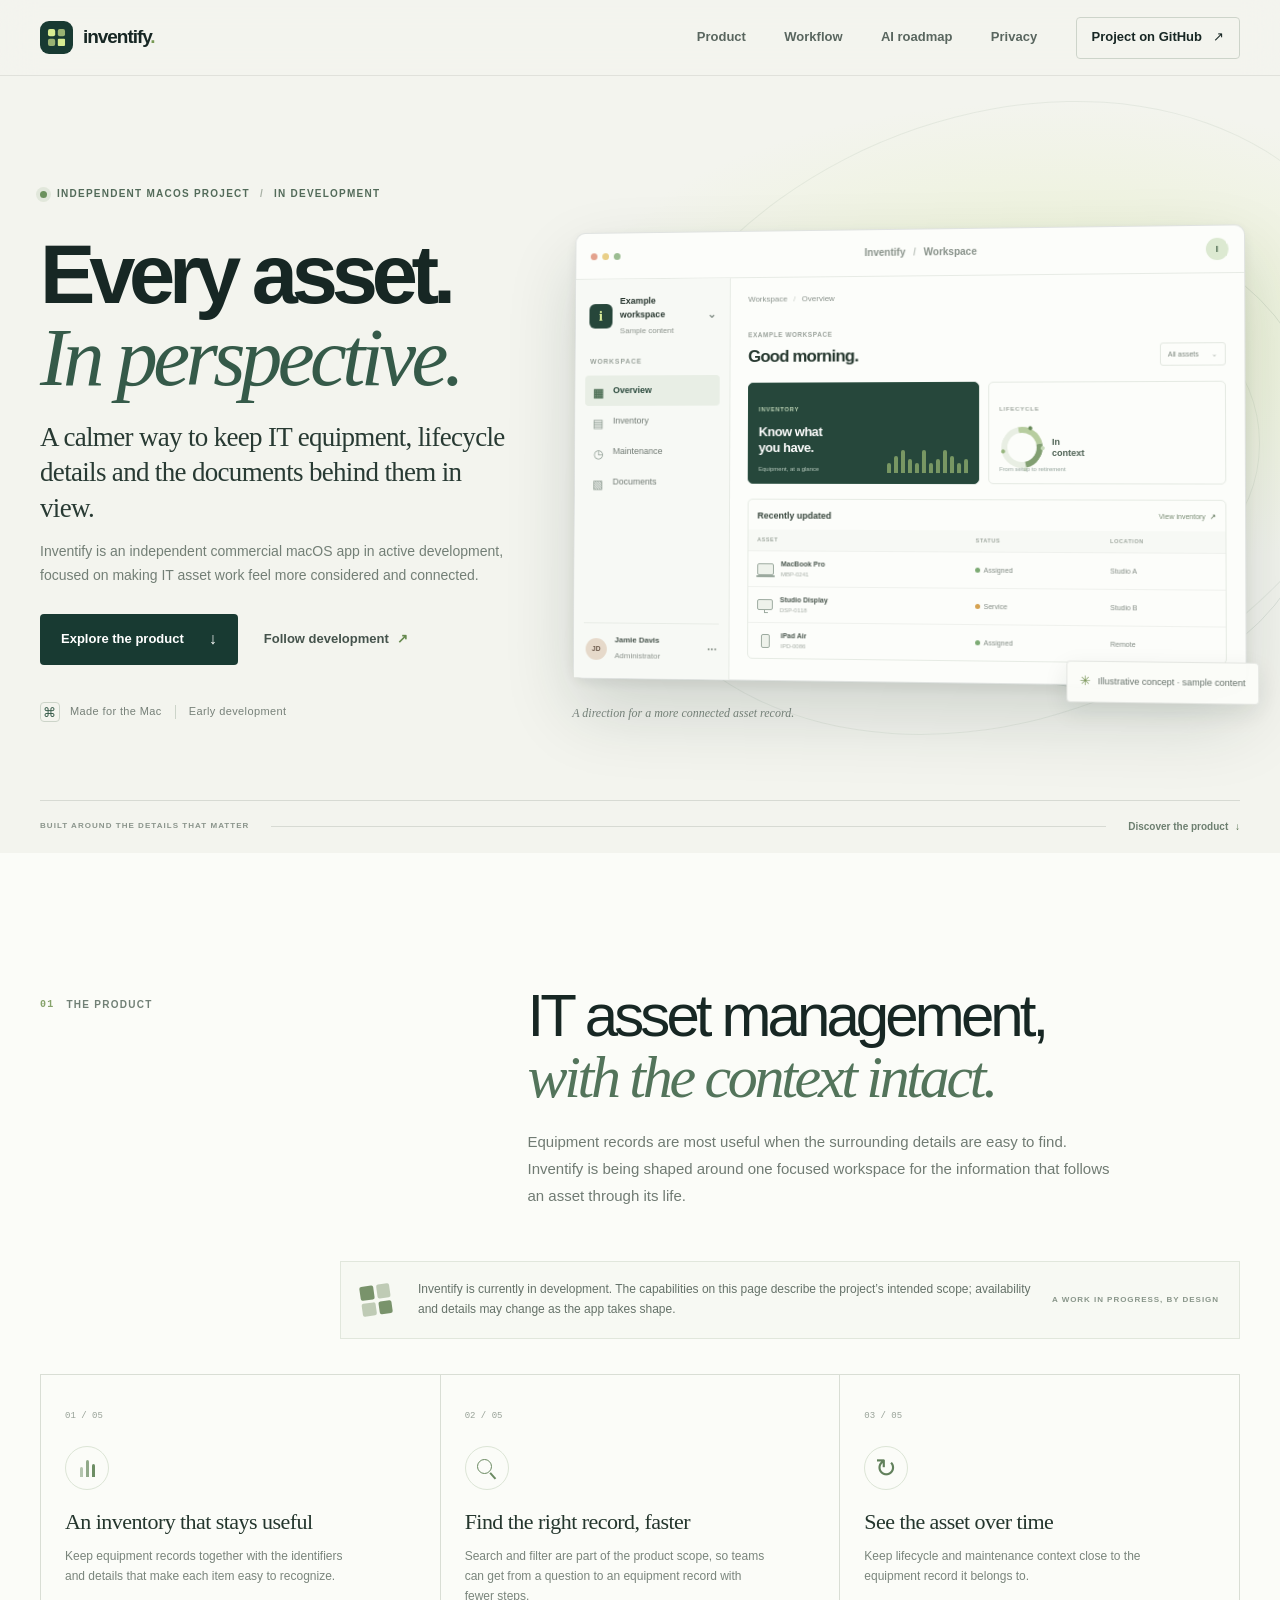
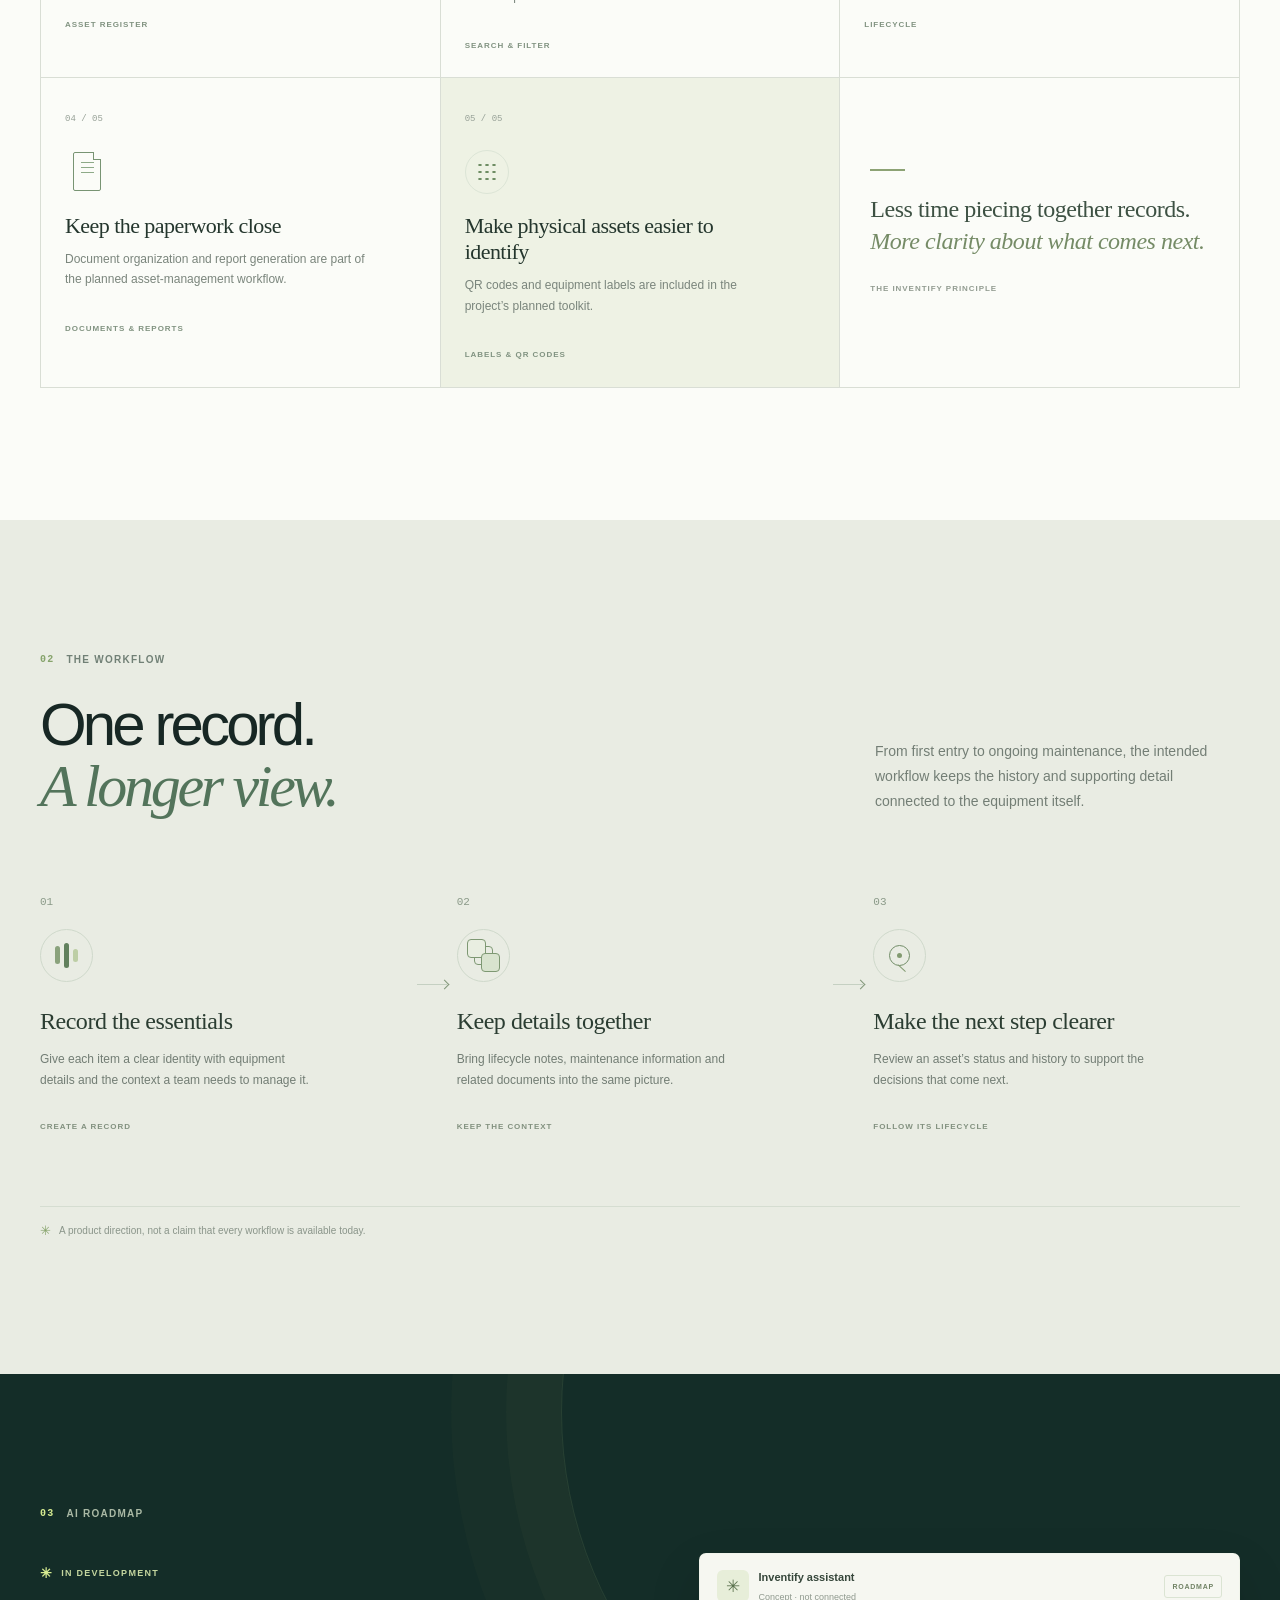
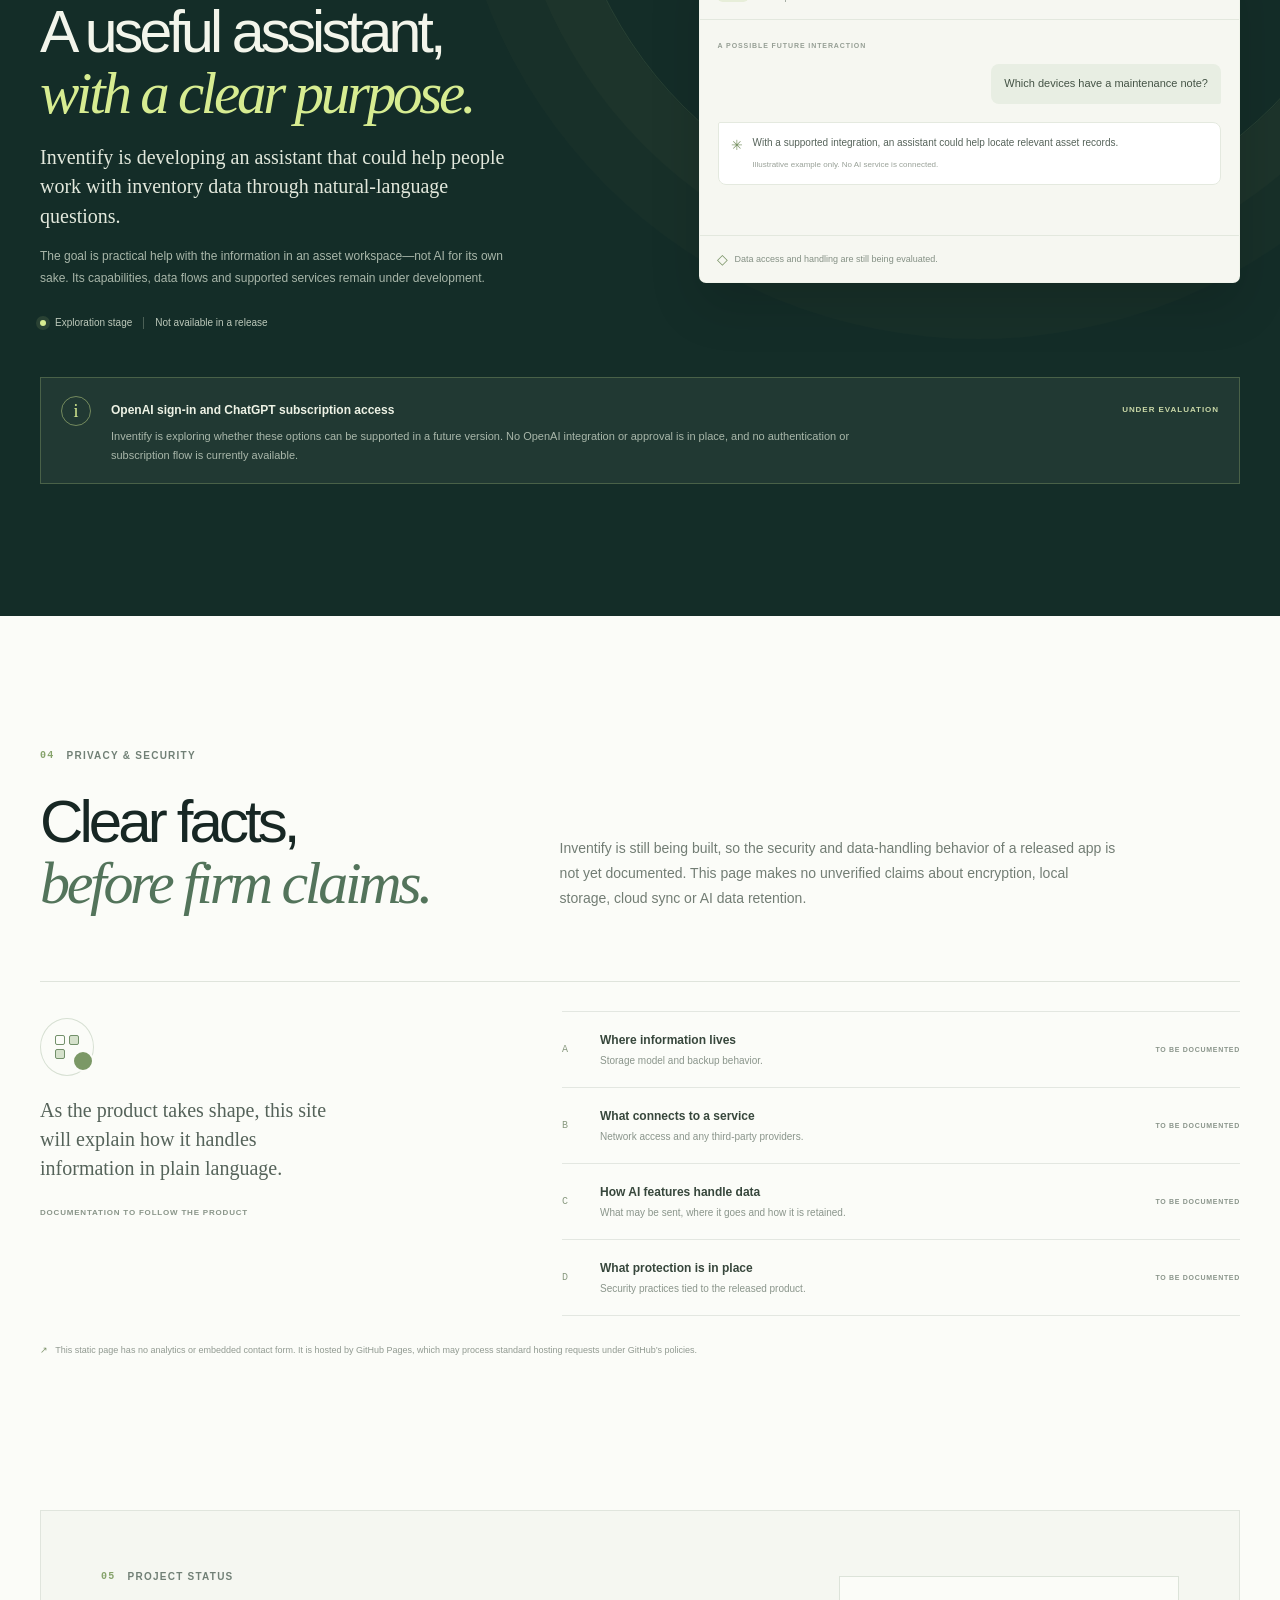
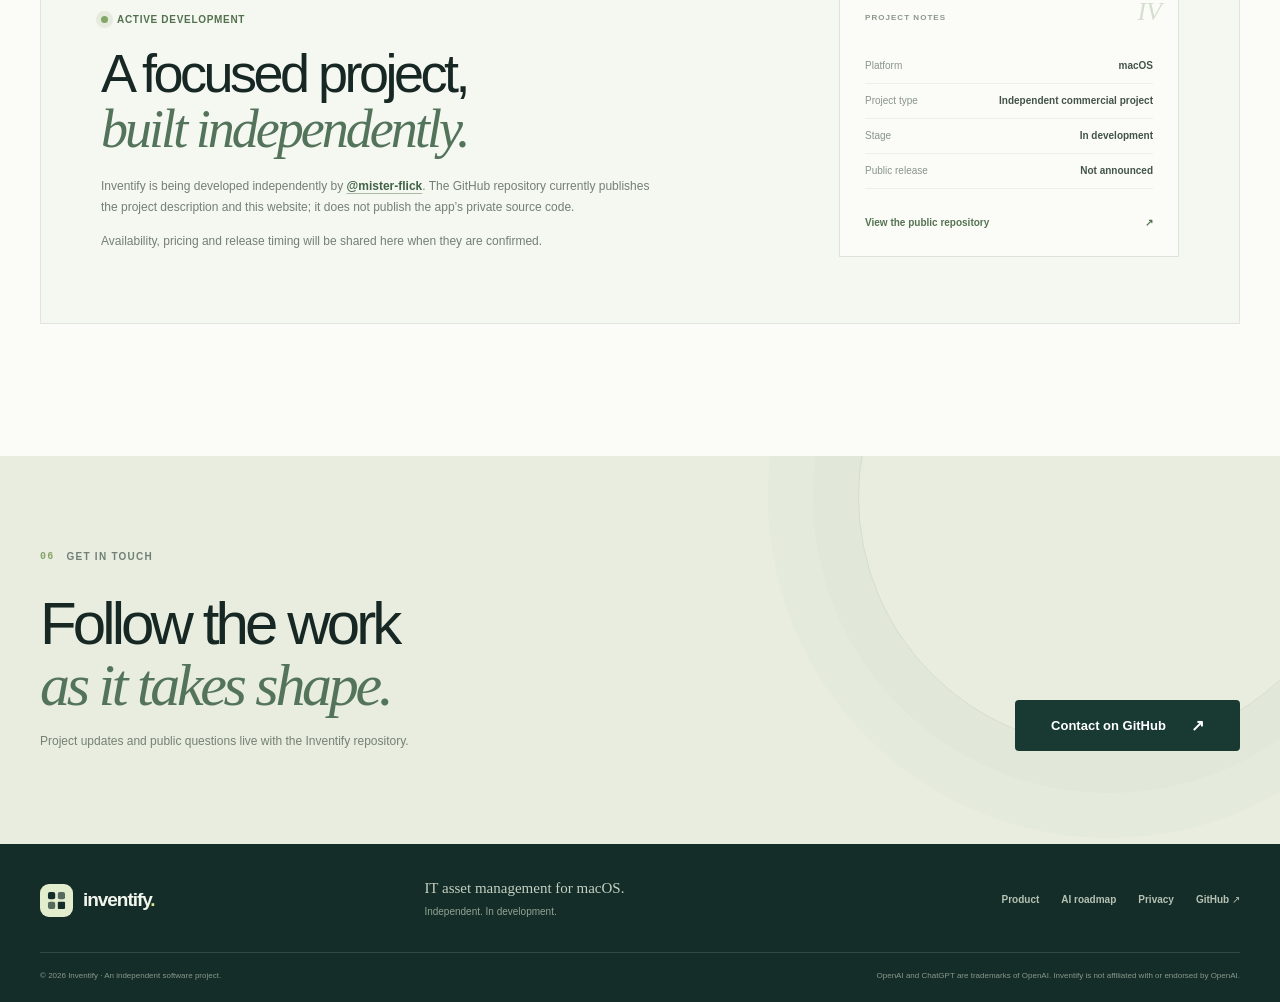
<file: index.html>
<!doctype html>
<html lang="en">
  <head>
    <meta charset="utf-8">
    <meta name="viewport" content="width=device-width, initial-scale=1">
    <meta name="theme-color" content="#f3f4ee">
    <meta name="description" content="Inventify is an independent commercial macOS IT asset management project in active development. Explore its product scope, workflow, AI roadmap and development status.">
    <meta property="og:type" content="website">
    <meta property="og:title" content="Inventify — IT asset management for macOS">
    <meta property="og:description" content="A considered home for equipment records, lifecycle context and the documents behind them. An independent macOS project in active development.">
    <meta property="og:url" content="https://mister-flick.github.io/inventify/">
    <link rel="canonical" href="https://mister-flick.github.io/inventify/">
    <link rel="icon" type="image/svg+xml" href="assets/inventify-mark.svg">
    <link rel="stylesheet" href="styles.css">
    <title>Inventify — IT asset management for macOS</title>
    <script>document.documentElement.classList.add('js');</script>
    <script defer src="script.js"></script>
  </head>
  <body>
    <a class="skip-link" href="#main">Skip to content</a>

    <header class="site-header">
      <div class="header-inner">
        <a class="brand" href="#top" aria-label="Inventify home">
          <span class="brand-mark" aria-hidden="true">
            <svg viewBox="0 0 32 32" fill="none">
              <rect x="3" y="3" width="11" height="11" rx="3" fill="currentColor" />
              <rect x="18" y="3" width="11" height="11" rx="3" fill="currentColor" opacity=".68" />
              <rect x="3" y="18" width="11" height="11" rx="3" fill="currentColor" opacity=".68" />
              <path d="M18 19.5a1.5 1.5 0 0 1 1.5-1.5h8a1.5 1.5 0 0 1 1.5 1.5v8a1.5 1.5 0 0 1-1.5 1.5h-8a1.5 1.5 0 0 1-1.5-1.5v-8Z" fill="currentColor" />
            </svg>
          </span>
          <span class="brand-name">inventify<span class="brand-period">.</span></span>
        </a>

        <button class="menu-toggle" type="button" aria-expanded="false" aria-controls="primary-navigation" aria-label="Open navigation">
          <span></span><span></span>
        </button>

        <nav class="primary-nav" id="primary-navigation" aria-label="Main navigation">
          <a href="#product">Product</a>
          <a href="#workflow">Workflow</a>
          <a href="#ai">AI roadmap</a>
          <a href="#privacy">Privacy</a>
          <a class="nav-link nav-link-strong" href="https://github.com/mister-flick/inventify" target="_blank" rel="noopener noreferrer">
            Project on GitHub <span aria-hidden="true">↗</span>
          </a>
        </nav>
      </div>
    </header>

    <main id="main">
      <section class="hero" id="top" aria-labelledby="hero-title">
        <div class="hero-grid page-shell">
          <div class="hero-copy" data-reveal>
            <p class="eyebrow"><span class="eyebrow-dot"></span> Independent macOS project <span class="eyebrow-separator">/</span> In development</p>
            <h1 id="hero-title">Every asset.<br><em>In perspective.</em></h1>
            <p class="hero-lede">A calmer way to keep IT equipment, lifecycle details and the documents behind them in view.</p>
            <p class="hero-context">Inventify is an independent commercial macOS app in active development, focused on making IT asset work feel more considered and connected.</p>
            <div class="hero-actions">
              <a class="button button-dark" href="#product">Explore the product <span aria-hidden="true">↓</span></a>
              <a class="text-link" href="https://github.com/mister-flick/inventify" target="_blank" rel="noopener noreferrer">Follow development <span aria-hidden="true">↗</span></a>
            </div>
            <div class="hero-meta">
              <span class="meta-icon" aria-hidden="true">⌘</span>
              <span>Made for the Mac</span>
              <span class="meta-divider" aria-hidden="true"></span>
              <span>Early development</span>
            </div>
          </div>

          <div class="hero-visual" role="img" aria-label="Illustrative concept of the Inventify workspace, not a screenshot of a released app" data-reveal data-delay="120">
            <div class="visual-orbit orbit-one"></div>
            <div class="visual-orbit orbit-two"></div>
            <div class="workspace-window">
              <div class="window-bar">
                <div class="window-controls" aria-hidden="true"><i></i><i></i><i></i></div>
                <span class="window-title">Inventify <span>/</span> Workspace</span>
                <span class="window-avatar" aria-hidden="true">I</span>
              </div>
              <div class="workspace-body">
                <aside class="workspace-sidebar" aria-hidden="true">
                  <div class="workspace-org"><span class="mini-mark">i</span><span>Example workspace<small>Sample content</small></span><b>⌄</b></div>
                  <span class="side-label">WORKSPACE</span>
                  <div class="side-item side-active"><span class="side-icon grid-icon">▦</span> Overview</div>
                  <div class="side-item"><span class="side-icon">▤</span> Inventory</div>
                  <div class="side-item"><span class="side-icon">◷</span> Maintenance</div>
                  <div class="side-item"><span class="side-icon">▧</span> Documents</div>
                  <div class="sidebar-bottom"><span class="side-avatar">JD</span><span>Jamie Davis<small>Administrator</small></span><b>···</b></div>
                </aside>
                <div class="workspace-main" aria-hidden="true">
                  <div class="crumb">Workspace <span>/</span> Overview</div>
                  <div class="workspace-heading"><div><small>EXAMPLE WORKSPACE</small><h2>Good morning.</h2></div><span class="view-pill">All assets <b>⌄</b></span></div>
                  <div class="overview-row">
                    <div class="overview-card overview-card-dark"><span>INVENTORY</span><strong>Know what<br>you have.</strong><div class="mini-bars"><i></i><i></i><i></i><i></i><i></i><i></i><i></i><i></i><i></i><i></i><i></i><i></i></div><small>Equipment, at a glance</small></div>
                    <div class="overview-card overview-card-light"><span>LIFECYCLE</span><div class="life-graphic"><div class="life-ring"><i></i><i></i><i></i><i></i></div><b>In<br>context</b></div><small>From setup to retirement</small></div>
                  </div>
                  <div class="assets-preview">
                    <div class="assets-title"><strong>Recently updated</strong><span>View inventory <b>↗</b></span></div>
                    <div class="assets-head"><span>ASSET</span><span>STATUS</span><span>LOCATION</span></div>
                    <div class="asset-row"><span><i class="device-icon laptop-icon"></i><b>MacBook Pro<small>MBP-0241</small></b></span><span><i class="status-point"></i>Assigned</span><span>Studio A</span></div>
                    <div class="asset-row"><span><i class="device-icon display-icon"></i><b>Studio Display<small>DSP-0118</small></b></span><span><i class="status-point status-maintenance"></i>Service</span><span>Studio B</span></div>
                    <div class="asset-row"><span><i class="device-icon tablet-icon"></i><b>iPad Air<small>IPD-0086</small></b></span><span><i class="status-point"></i>Assigned</span><span>Remote</span></div>
                  </div>
                </div>
              </div>
              <div class="concept-note"><span class="concept-star" aria-hidden="true">✳</span> Illustrative concept · sample content</div>
            </div>
            <span class="visual-caption">A direction for a more connected asset record.</span>
          </div>
        </div>
        <div class="hero-bottom page-shell"><span>BUILT AROUND THE DETAILS THAT MATTER</span><div class="hero-bottom-line"></div><a href="#product">Discover the product <span aria-hidden="true">↓</span></a></div>
      </section>

      <section class="intro-section section-pad" id="product" aria-labelledby="product-title">
        <div class="page-shell">
          <div class="section-heading" data-reveal>
            <p class="section-kicker"><span>01</span> The product</p>
            <div><h2 id="product-title">IT asset management,<br><em>with the context intact.</em></h2><p class="section-intro">Equipment records are most useful when the surrounding details are easy to find. Inventify is being shaped around one focused workspace for the information that follows an asset through its life.</p></div>
          </div>
          <div class="product-note" data-reveal>
            <div class="note-mark" aria-hidden="true"><span></span><span></span><span></span><span></span></div>
            <p>Inventify is currently in development. The capabilities on this page describe the project’s intended scope; availability and details may change as the app takes shape.</p>
            <span class="note-label">A WORK IN PROGRESS, BY DESIGN</span>
          </div>
          <div class="capability-grid">
            <article class="capability-card" data-reveal>
              <span class="card-number">01 / 05</span><span class="capability-icon icon-inventory" aria-hidden="true"><i></i><i></i><i></i></span>
              <h3>An inventory that stays useful</h3><p>Keep equipment records together with the identifiers and details that make each item easy to recognize.</p>
              <span class="card-foot">ASSET REGISTER</span>
            </article>
            <article class="capability-card" data-reveal data-delay="70">
              <span class="card-number">02 / 05</span><span class="capability-icon icon-search" aria-hidden="true"></span>
              <h3>Find the right record, faster</h3><p>Search and filter are part of the product scope, so teams can get from a question to an equipment record with fewer steps.</p>
              <span class="card-foot">SEARCH &amp; FILTER</span>
            </article>
            <article class="capability-card" data-reveal data-delay="140">
              <span class="card-number">03 / 05</span><span class="capability-icon icon-cycle" aria-hidden="true">↻</span>
              <h3>See the asset over time</h3><p>Keep lifecycle and maintenance context close to the equipment record it belongs to.</p>
              <span class="card-foot">LIFECYCLE</span>
            </article>
            <article class="capability-card" data-reveal>
              <span class="card-number">04 / 05</span><span class="capability-icon icon-document" aria-hidden="true"><i></i></span>
              <h3>Keep the paperwork close</h3><p>Document organization and report generation are part of the planned asset-management workflow.</p>
              <span class="card-foot">DOCUMENTS &amp; REPORTS</span>
            </article>
            <article class="capability-card capability-card-accent" data-reveal data-delay="70">
              <span class="card-number">05 / 05</span><span class="capability-icon icon-qr" aria-hidden="true"><i></i><i></i><i></i><i></i><i></i><i></i><i></i><i></i><i></i></span>
              <h3>Make physical assets easier to identify</h3><p>QR codes and equipment labels are included in the project’s planned toolkit.</p>
              <span class="card-foot">LABELS &amp; QR CODES</span>
            </article>
            <div class="capability-aside" data-reveal>
              <span class="aside-rule"></span><p>Less time piecing together records.<br><em>More clarity about what comes next.</em></p><span class="aside-signature">THE INVENTIFY PRINCIPLE</span>
            </div>
          </div>
        </div>
      </section>

      <section class="workflow-section section-pad" id="workflow" aria-labelledby="workflow-title">
        <div class="page-shell">
          <div class="workflow-heading" data-reveal><div><p class="section-kicker"><span>02</span> The workflow</p><h2 id="workflow-title">One record.<br><em>A longer view.</em></h2></div><p>From first entry to ongoing maintenance, the intended workflow keeps the history and supporting detail connected to the equipment itself.</p></div>
          <div class="workflow-rail">
            <article class="workflow-step" data-reveal><span class="step-number">01</span><div class="step-icon step-icon-record" aria-hidden="true"><span></span><span></span><span></span></div><h3>Record the essentials</h3><p>Give each item a clear identity with equipment details and the context a team needs to manage it.</p><span class="step-caption">CREATE A RECORD</span></article>
            <span class="rail-connector" aria-hidden="true"></span>
            <article class="workflow-step" data-reveal data-delay="90"><span class="step-number">02</span><div class="step-icon step-icon-context" aria-hidden="true"><span></span><span></span><span></span></div><h3>Keep details together</h3><p>Bring lifecycle notes, maintenance information and related documents into the same picture.</p><span class="step-caption">KEEP THE CONTEXT</span></article>
            <span class="rail-connector" aria-hidden="true"></span>
            <article class="workflow-step" data-reveal data-delay="180"><span class="step-number">03</span><div class="step-icon step-icon-review" aria-hidden="true"><span></span><span></span><span></span></div><h3>Make the next step clearer</h3><p>Review an asset’s status and history to support the decisions that come next.</p><span class="step-caption">FOLLOW ITS LIFECYCLE</span></article>
          </div>
          <p class="workflow-footnote"><span aria-hidden="true">✳</span> A product direction, not a claim that every workflow is available today.</p>
        </div>
      </section>

      <section class="ai-section section-pad" id="ai" aria-labelledby="ai-title">
        <div class="page-shell ai-grid">
          <div class="ai-copy" data-reveal>
            <p class="section-kicker section-kicker-light"><span>03</span> AI roadmap</p>
            <p class="ai-overline"><span class="ai-spark" aria-hidden="true">✳</span> In development</p>
            <h2 id="ai-title">A useful assistant,<br><em>with a clear purpose.</em></h2>
            <p class="ai-lede">Inventify is developing an assistant that could help people work with inventory data through natural-language questions.</p>
            <p class="ai-copy-small">The goal is practical help with the information in an asset workspace—not AI for its own sake. Its capabilities, data flows and supported services remain under development.</p>
            <div class="ai-status"><span class="status-pulse"></span><span>Exploration stage</span><span class="ai-status-divider"></span><span>Not available in a release</span></div>
          </div>
          <div class="ai-card" data-reveal data-delay="120">
            <div class="ai-card-head"><span class="assistant-mark" aria-hidden="true">✳</span><div><strong>Inventify assistant</strong><small>Concept · not connected</small></div><span class="preview-tag">ROADMAP</span></div>
            <div class="ai-chat">
              <div class="chat-label">A POSSIBLE FUTURE INTERACTION</div>
              <div class="chat-question">Which devices have a maintenance note?</div>
              <div class="chat-answer"><span class="answer-mark" aria-hidden="true">✳</span><div><span>With a supported integration, an assistant could help locate relevant asset records.</span><small>Illustrative example only. No AI service is connected.</small></div></div>
            </div>
            <div class="ai-card-foot"><span class="foot-lock" aria-hidden="true">◇</span> Data access and handling are still being evaluated.</div>
          </div>
          <div class="openai-note" data-reveal>
            <div class="openai-note-mark" aria-hidden="true">i</div>
            <div><strong>OpenAI sign-in and ChatGPT subscription access</strong><p>Inventify is exploring whether these options can be supported in a future version. No OpenAI integration or approval is in place, and no authentication or subscription flow is currently available.</p></div>
            <span class="openai-note-status">UNDER EVALUATION</span>
          </div>
        </div>
      </section>

      <section class="privacy-section section-pad" id="privacy" aria-labelledby="privacy-title">
        <div class="page-shell">
          <div class="privacy-heading" data-reveal><div><p class="section-kicker"><span>04</span> Privacy &amp; security</p><h2 id="privacy-title">Clear facts,<br><em>before firm claims.</em></h2></div><p>Inventify is still being built, so the security and data-handling behavior of a released app is not yet documented. This page makes no unverified claims about encryption, local storage, cloud sync or AI data retention.</p></div>
          <div class="privacy-grid">
            <div class="privacy-intro" data-reveal><span class="privacy-symbol" aria-hidden="true"><i></i><i></i><i></i></span><p>As the product takes shape, this site will explain how it handles information in plain language.</p><span class="privacy-caption">DOCUMENTATION TO FOLLOW THE PRODUCT</span></div>
            <div class="privacy-points" data-reveal data-delay="90">
              <div class="privacy-point"><span class="privacy-index">A</span><div><strong>Where information lives</strong><p>Storage model and backup behavior.</p></div><span class="privacy-point-status">TO BE DOCUMENTED</span></div>
              <div class="privacy-point"><span class="privacy-index">B</span><div><strong>What connects to a service</strong><p>Network access and any third-party providers.</p></div><span class="privacy-point-status">TO BE DOCUMENTED</span></div>
              <div class="privacy-point"><span class="privacy-index">C</span><div><strong>How AI features handle data</strong><p>What may be sent, where it goes and how it is retained.</p></div><span class="privacy-point-status">TO BE DOCUMENTED</span></div>
              <div class="privacy-point"><span class="privacy-index">D</span><div><strong>What protection is in place</strong><p>Security practices tied to the released product.</p></div><span class="privacy-point-status">TO BE DOCUMENTED</span></div>
            </div>
          </div>
          <p class="website-privacy"><span aria-hidden="true">↗</span> This static page has no analytics or embedded contact form. It is hosted by GitHub Pages, which may process standard hosting requests under GitHub’s policies.</p>
        </div>
      </section>

      <section class="status-section section-pad" id="status" aria-labelledby="status-title">
        <div class="page-shell status-panel" data-reveal>
          <div class="status-main"><p class="section-kicker"><span>05</span> Project status</p><div class="status-heading"><span class="large-status-dot"></span><span>Active development</span></div><h2 id="status-title">A focused project,<br><em>built independently.</em></h2><p>Inventify is being developed independently by <a href="https://github.com/mister-flick" target="_blank" rel="noopener noreferrer">@mister-flick</a>. The GitHub repository currently publishes the project description and this website; it does not publish the app’s private source code.</p><p>Availability, pricing and release timing will be shared here when they are confirmed.</p></div>
          <div class="status-aside"><span class="status-aside-mark" aria-hidden="true">IV</span><span class="status-label">PROJECT NOTES</span><dl><div><dt>Platform</dt><dd>macOS</dd></div><div><dt>Project type</dt><dd>Independent commercial project</dd></div><div><dt>Stage</dt><dd>In development</dd></div><div><dt>Public release</dt><dd>Not announced</dd></div></dl><a class="status-repo-link" href="https://github.com/mister-flick/inventify" target="_blank" rel="noopener noreferrer">View the public repository <span aria-hidden="true">↗</span></a></div>
        </div>
      </section>

      <section class="contact-section" id="contact" aria-labelledby="contact-title">
        <div class="page-shell contact-inner" data-reveal><div><p class="section-kicker"><span>06</span> Get in touch</p><h2 id="contact-title">Follow the work<br><em>as it takes shape.</em></h2><p>Project updates and public questions live with the Inventify repository.</p></div><a class="button button-light" href="https://github.com/mister-flick/inventify/issues" target="_blank" rel="noopener noreferrer">Contact on GitHub <span aria-hidden="true">↗</span></a></div>
      </section>
    </main>

    <footer class="site-footer">
      <div class="page-shell footer-main">
        <a class="brand footer-brand" href="#top" aria-label="Inventify home"><span class="brand-mark" aria-hidden="true"><svg viewBox="0 0 32 32" fill="none"><rect x="3" y="3" width="11" height="11" rx="3" fill="currentColor"/><rect x="18" y="3" width="11" height="11" rx="3" fill="currentColor" opacity=".68"/><rect x="3" y="18" width="11" height="11" rx="3" fill="currentColor" opacity=".68"/><path d="M18 19.5a1.5 1.5 0 0 1 1.5-1.5h8a1.5 1.5 0 0 1 1.5 1.5v8a1.5 1.5 0 0 1-1.5 1.5h-8a1.5 1.5 0 0 1-1.5-1.5v-8Z" fill="currentColor"/></svg></span><span class="brand-name">inventify<span class="brand-period">.</span></span></a>
        <p>IT asset management for macOS.<br><span>Independent. In development.</span></p>
        <nav class="footer-links" aria-label="Footer navigation"><a href="#product">Product</a><a href="#ai">AI roadmap</a><a href="#privacy">Privacy</a><a href="https://github.com/mister-flick/inventify" target="_blank" rel="noopener noreferrer">GitHub ↗</a></nav>
      </div>
      <div class="page-shell footer-bottom"><span>© <span id="year">2026</span> Inventify · An independent software project.</span><span>OpenAI and ChatGPT are trademarks of OpenAI. Inventify is not affiliated with or endorsed by OpenAI.</span></div>
    </footer>
  </body>
</html>
</file>
<file: styles.css>
@charset "UTF-8";

:root {
  color-scheme: light;
  --paper: #f3f4ee;
  --paper-deep: #e9ece3;
  --white: #fbfcf8;
  --ink: #172724;
  --ink-soft: #45534c;
  --muted: #758078;
  --line: #d9ded5;
  --green: #355a49;
  --green-dark: #183a32;
  --green-deep: #142d28;
  --lime: #d7ec91;
  --lime-deep: #bedb72;
  --clay: #c87855;
  --shadow: 0 32px 72px rgba(20, 43, 36, .16), 0 4px 14px rgba(20, 43, 36, .08);
  --sans: -apple-system, BlinkMacSystemFont, "Segoe UI", sans-serif;
  --serif: "Iowan Old Style", "Palatino Linotype", "Book Antiqua", Georgia, serif;
  --mono: "SFMono-Regular", Consolas, "Liberation Mono", monospace;
  --ease: cubic-bezier(.22,.72,.22,1);
}

* { box-sizing: border-box; }
html { scroll-behavior: smooth; scroll-padding-top: 90px; }
body { margin: 0; background: var(--paper); color: var(--ink); font-family: var(--sans); font-size: 16px; line-height: 1.6; -webkit-font-smoothing: antialiased; }
body.menu-open { overflow: hidden; }
::selection { color: var(--ink); background: var(--lime); }
a { color: inherit; }
button, a { -webkit-tap-highlight-color: transparent; }
button { font: inherit; }
.page-shell { width: min(1200px, calc(100% - 80px)); margin-inline: auto; }
.section-pad { padding: 132px 0; }

.skip-link { position: fixed; top: 12px; left: 12px; z-index: 100; padding: 12px 16px; transform: translateY(-160%); border-radius: 5px; background: var(--lime); color: var(--ink); font-weight: 700; text-decoration: none; }
.skip-link:focus { transform: translateY(0); }
:focus-visible { outline: 3px solid #557f46; outline-offset: 4px; }

.site-header { position: sticky; top: 0; z-index: 40; height: 76px; border-bottom: 1px solid rgba(23,39,36,.09); background: rgba(243,244,238,.92); backdrop-filter: blur(16px); }
.header-inner { width: min(1320px, calc(100% - 80px)); height: 100%; margin-inline: auto; display: flex; align-items: center; justify-content: space-between; }
.brand { display: inline-flex; align-items: center; gap: 10px; color: var(--ink); text-decoration: none; }
.brand-mark { display: inline-grid; width: 33px; height: 33px; place-items: center; border-radius: 9px; background: var(--green-dark); color: var(--lime); }
.brand-mark svg { display: block; width: 21px; height: 21px; }
.brand-name { font-size: 19px; font-weight: 690; letter-spacing: -.055em; }
.brand-period { color: #789a54; }
.primary-nav { display: flex; align-items: center; gap: clamp(22px, 3vw, 43px); }
.primary-nav a, .footer-links a { color: #59665f; font-size: 13px; font-weight: 570; text-decoration: none; transition: color .2s ease; }
.primary-nav a:hover, .footer-links a:hover { color: var(--green-dark); }
.primary-nav .nav-link-strong { display: flex; min-height: 42px; align-items: center; gap: 11px; padding: 0 15px; border: 1px solid #cdd4ca; border-radius: 4px; color: var(--ink); }
.primary-nav .nav-link-strong:hover { border-color: var(--green); background: var(--white); }
.menu-toggle { display: none; }

.hero { position: relative; overflow: hidden; padding: 100px 0 0; background: radial-gradient(ellipse at 82% 34%, rgba(215,236,145,.34), transparent 33%), var(--paper); scroll-margin-top: 76px; }
.section-pad, .contact-section { scroll-margin-top: 76px; }
.hero::before { position: absolute; top: 42px; right: -9%; width: 62%; height: 77%; border: 1px solid rgba(53,90,73,.08); border-radius: 50%; content: ""; transform: rotate(-23deg); pointer-events: none; }
.hero-grid { position: relative; display: grid; grid-template-columns: minmax(360px, .84fr) minmax(0, 1.16fr); align-items: center; gap: 40px; min-height: 570px; }
.hero-copy { position: relative; z-index: 2; padding: 10px 0 50px; }
.eyebrow, .section-kicker, .ai-overline { margin: 0; font-size: 10px; font-weight: 750; letter-spacing: .125em; text-transform: uppercase; }
.eyebrow { display: flex; align-items: center; gap: 10px; color: #536b5a; }
.eyebrow-dot { width: 7px; height: 7px; border-radius: 50%; background: #6b915d; box-shadow: 0 0 0 4px rgba(107,145,93,.13); }
.eyebrow-separator { color: #a6afa3; }
h1, h2, h3, p { margin-top: 0; }
.hero h1 { max-width: 600px; margin: 32px 0 22px; font-size: clamp(54px, 6.5vw, 83px); font-weight: 570; line-height: .99; letter-spacing: -.075em; }
h1 em, h2 em { color: var(--green); font-family: var(--serif); font-weight: 500; letter-spacing: -.055em; }
.hero-lede { max-width: 480px; margin-bottom: 13px; color: #283a33; font-family: var(--serif); font-size: clamp(22px,2.3vw,27px); line-height: 1.3; letter-spacing: -.025em; }
.hero-context { max-width: 485px; margin-bottom: 26px; color: #737f76; font-size: 14px; line-height: 1.75; }
.hero-actions { display: flex; flex-wrap: wrap; align-items: center; gap: 26px; }
.button { display: inline-flex; min-height: 51px; align-items: center; justify-content: center; gap: 25px; padding: 0 20px; border: 1px solid transparent; border-radius: 4px; font-size: 13px; font-weight: 650; text-decoration: none; transition: transform .22s var(--ease), background .22s ease, border-color .22s ease; }
.button:hover { transform: translateY(-2px); }
.button span { font-size: 16px; }
.button-dark { background: var(--green-dark); color: white; }
.button-dark:hover { background: #24483d; }
.text-link { color: var(--ink-soft); font-size: 13px; font-weight: 630; text-decoration: none; }
.text-link span { margin-left: 5px; color: #66894e; }
.hero-meta { display: flex; align-items: center; gap: 10px; margin-top: 37px; color: #778179; font-size: 11px; letter-spacing: .035em; }
.meta-icon { display: grid; width: 20px; height: 20px; place-items: center; border: 1px solid #ccd4c9; border-radius: 4px; color: var(--green); font-size: 13px; }
.meta-divider { width: 1px; height: 14px; margin-inline: 3px; background: #ccd4c9; }

.hero-visual { position: relative; min-width: 0; padding: 6px 0 44px; }
.visual-orbit { position: absolute; z-index: 0; border: 1px solid rgba(53,90,73,.12); border-radius: 50%; pointer-events: none; }
.orbit-one { top: 2%; right: -13%; width: 68%; aspect-ratio: 1; }
.orbit-two { top: 16%; right: -3%; width: 42%; aspect-ratio: 1; border-color: rgba(53,90,73,.08); }
.workspace-window { position: relative; z-index: 1; width: 100%; border: 1px solid rgba(23,39,36,.12); border-radius: 10px; background: #fcfdfa; box-shadow: var(--shadow); transform: perspective(1200px) rotateY(-4deg) rotateX(1deg); transform-origin: center center; }
.window-bar { display: flex; height: 47px; align-items: center; justify-content: space-between; padding: 0 15px; border-bottom: 1px solid #e7ebe5; }
.window-controls { display: flex; gap: 5px; }
.window-controls i { width: 7px; height: 7px; border-radius: 50%; background: #e3a28d; }
.window-controls i:nth-child(2) { background: #e9cf87; }
.window-controls i:nth-child(3) { background: #9bbd91; }
.window-title { margin-left: 25px; color: #879189; font-size: 10px; font-weight: 580; }
.window-title span { margin-inline: 5px; color: #bdc4bd; }
.window-avatar { display: grid; width: 22px; height: 22px; place-items: center; border-radius: 50%; background: #dce9d1; color: #446248; font-size: 9px; font-weight: 800; }
.workspace-body { display: grid; grid-template-columns: 160px minmax(0,1fr); min-height: 405px; }
.workspace-sidebar { position: relative; display: flex; flex-direction: column; padding: 15px 10px; border-right: 1px solid #e7ebe5; background: #f7f9f5; }
.workspace-org { display: flex; align-items: center; gap: 8px; padding: 0 4px 18px; color: #26352d; font-size: 9px; font-weight: 700; }
.workspace-org small, .sidebar-bottom small { display: block; margin-top: 3px; color: #8b938c; font-size: 8px; font-weight: 450; }
.workspace-org b { margin-left: auto; color: #849088; font-size: 11px; }
.mini-mark { display: grid; width: 25px; height: 25px; place-items: center; border-radius: 6px; background: #26463a; color: #dbef9c; font-family: var(--serif); font-size: 15px; }
.side-label { margin: 0 5px 9px; color: #9aa39b; font-size: 7px; font-weight: 750; letter-spacing: .13em; }
.side-item { display: flex; height: 31px; align-items: center; gap: 9px; padding: 0 7px; border-radius: 4px; color: #6f7972; font-size: 9px; }
.side-item.side-active { background: #e8eee5; color: #29483b; font-weight: 690; }
.side-icon { display: inline-grid; width: 13px; height: 13px; place-items: center; color: #849389; font-size: 12px; }
.side-active .side-icon { color: #52735a; }
.sidebar-bottom { display: flex; align-items: center; gap: 8px; margin-top: auto; padding: 11px 2px 0; border-top: 1px solid #e8ece6; color: #445149; font-size: 8px; font-weight: 650; }
.side-avatar { display: grid; width: 22px; height: 22px; place-items: center; border-radius: 50%; background: #e6d9ca; color: #6b584a; font-size: 7px; }
.sidebar-bottom b { margin-left: auto; color: #8d978e; font-size: 12px; }
.workspace-main { min-width: 0; padding: 16px 18px 16px; }
.crumb { color: #89928b; font-size: 8px; }
.crumb span { margin-inline: 4px; color: #c3c9c2; }
.workspace-heading { display: flex; align-items: end; justify-content: space-between; gap: 8px; margin: 13px 0 15px; }
.workspace-heading small { color: #9aa29b; font-size: 6.5px; font-weight: 750; letter-spacing: .09em; }
.workspace-heading h2 { margin: 3px 0 0; color: #26382f; font-size: 17px; font-weight: 640; line-height: 1.2; letter-spacing: -.045em; }
.view-pill { display: flex; align-items: center; gap: 12px; padding: 5px 7px; border: 1px solid #e3e8e1; border-radius: 3px; color: #78837a; font-size: 7px; }
.view-pill b { color: #a1aaa1; font-weight: 500; }
.overview-row { display: grid; grid-template-columns: 1fr 1fr; gap: 9px; }
.overview-card { position: relative; overflow: hidden; min-height: 102px; padding: 10px; border: 1px solid #e5eae3; border-radius: 5px; }
.overview-card > span { color: #9ca59c; font-size: 6px; font-weight: 760; letter-spacing: .12em; }
.overview-card-dark { border-color: #294d3f; background: #26473b; color: white; }
.overview-card-dark > span { color: #b8cfb2; }
.overview-card-dark strong { display: block; margin-top: 6px; font-size: 13px; font-weight: 570; line-height: 1.18; letter-spacing: -.035em; }
.overview-card small { position: absolute; bottom: 8px; left: 10px; color: #91a199; font-size: 6px; }
.overview-card-dark small { color: #bdcfc3; }
.mini-bars { position: absolute; right: 10px; bottom: 10px; display: flex; height: 28px; align-items: end; gap: 3px; }
.mini-bars i { width: 4px; height: 36%; border-radius: 2px 2px 0 0; background: #93b270; opacity: .75; }
.mini-bars i:nth-child(2n) { height: 60%; }
.mini-bars i:nth-child(3n) { height: 82%; }
.mini-bars i:nth-child(4n) { height: 48%; }
.life-graphic { display: flex; align-items: center; gap: 9px; margin: 9px 0 0 2px; }
.life-ring { position: relative; width: 41px; height: 41px; border: 6px solid #e8eee3; border-right-color: #829f72; border-top-color: #b7cd9f; border-radius: 50%; transform: rotate(33deg); }
.life-ring i { position: absolute; top: -8px; left: 9px; width: 4px; height: 4px; border-radius: 50%; background: #668957; }
.life-ring i:nth-child(2) { top: 26px; left: -1px; background: #97b67e; }
.life-ring i:nth-child(3) { top: 2px; left: 30px; background: #c6d9b7; }
.life-ring i:nth-child(4) { top: 29px; left: 27px; background: #d7e3cc; }
.life-graphic b { color: #4d6153; font-size: 9px; font-weight: 640; line-height: 1.2; }
.assets-preview { margin-top: 15px; border: 1px solid #e6ebe4; border-radius: 5px; }
.assets-title { display: flex; align-items: center; justify-content: space-between; padding: 9px 9px 7px; }
.assets-title strong { color: #35443a; font-size: 9px; font-weight: 670; }
.assets-title > span { color: #7a8d75; font-size: 7px; }
.assets-title b { margin-left: 2px; font-weight: 600; }
.assets-head, .asset-row { display: grid; grid-template-columns: 1.35fr .8fr .65fr; align-items: center; gap: 6px; padding: 0 9px; }
.assets-head { height: 21px; background: #f7f9f5; color: #9da69d; font-size: 5.5px; font-weight: 760; letter-spacing: .1em; }
.asset-row { min-height: 36px; border-top: 1px solid #eff1ed; color: #818b83; font-size: 7px; }
.asset-row > span:first-child { display: flex; min-width: 0; align-items: center; gap: 7px; }
.asset-row b { overflow: hidden; color: #46534a; font-size: 7px; font-weight: 620; text-overflow: ellipsis; white-space: nowrap; }
.asset-row b small { display: block; margin-top: 1px; color: #a2aaa2; font-size: 6px; font-weight: 450; }
.device-icon { position: relative; display: inline-block; width: 17px; height: 12px; flex: 0 0 auto; border: 1px solid #9ba99e; border-radius: 2px; background: #eef2eb; }
.laptop-icon::after { position: absolute; right: -2px; bottom: -3px; left: -2px; height: 2px; border-radius: 1px; background: #9ba99e; content: ""; }
.display-icon { width: 16px; height: 11px; border-radius: 2px; }
.display-icon::after { position: absolute; bottom: -4px; left: 6px; width: 3px; height: 3px; border-bottom: 1px solid #9ba99e; border-left: 1px solid #9ba99e; content: ""; }
.tablet-icon { width: 9px; height: 14px; margin-inline: 4px; border-radius: 2px; }
.status-point { display: inline-block; width: 5px; height: 5px; margin-right: 3px; border-radius: 50%; background: #7caa73; }
.status-maintenance { background: #d5a251; }
.concept-note { position: absolute; right: -13px; bottom: -18px; display: flex; align-items: center; gap: 7px; padding: 9px 12px; border: 1px solid rgba(23,39,36,.1); border-radius: 4px; background: rgba(251,252,248,.96); color: #66716a; font-size: 9px; box-shadow: 0 8px 24px rgba(20,43,36,.09); }
.concept-star { color: #769255; font-size: 13px; }
.visual-caption { position: absolute; bottom: 3px; left: 5px; color: #7b867e; font-family: var(--serif); font-size: 12px; font-style: italic; }
.hero-bottom { display: flex; align-items: center; gap: 22px; margin-top: 28px; padding: 18px 0; border-top: 1px solid rgba(23,39,36,.13); color: #8b958c; font-size: 8px; font-weight: 750; letter-spacing: .13em; }
.hero-bottom-line { height: 1px; flex: 1; background: rgba(23,39,36,.13); }
.hero-bottom a { color: #6d7f70; font-size: 10px; font-weight: 560; letter-spacing: 0; text-decoration: none; }
.hero-bottom a span { margin-left: 4px; color: #516f4c; }

.section-kicker { display: flex; align-items: center; gap: 12px; color: #718076; }
.section-kicker span { color: #86a36b; font-family: var(--mono); font-size: 10px; }
.intro-section { background: #fbfcf8; }
.section-heading { display: grid; grid-template-columns: .75fr 1.25fr; gap: 60px; align-items: start; }
.section-heading > .section-kicker { padding-top: 12px; }
.section-heading h2, .workflow-heading h2, .privacy-heading h2, .status-main h2, .contact-inner h2 { margin: 0 0 19px; font-size: clamp(40px,5.1vw,60px); font-weight: 540; line-height: 1.03; letter-spacing: -.065em; }
.section-heading h2 em, .workflow-heading h2 em, .privacy-heading h2 em, .status-main h2 em, .contact-inner h2 em { color: #53745b; }
.section-intro { max-width: 590px; margin: 0; color: #707b73; font-size: 15px; line-height: 1.8; }
.product-note { display: grid; grid-template-columns: 38px minmax(0,1fr) auto; align-items: center; gap: 19px; margin: 52px 0 35px 25%; padding: 18px 20px; border: 1px solid #e1e7dc; background: #f7f9f3; }
.note-mark { display: grid; width: 30px; height: 30px; grid-template-columns: 1fr 1fr; gap: 3px; transform: rotate(-8deg); }
.note-mark span { border-radius: 2px; background: #79936b; }
.note-mark span:nth-child(2), .note-mark span:nth-child(3) { opacity: .45; }
.product-note p { margin: 0; color: #657269; font-size: 12px; line-height: 1.65; }
.note-label { color: #89968a; font-size: 8px; font-weight: 750; letter-spacing: .12em; white-space: nowrap; }
.capability-grid { display: grid; grid-template-columns: repeat(3, 1fr); border-top: 1px solid var(--line); border-left: 1px solid var(--line); }
.capability-card { position: relative; min-height: 284px; padding: 25px 24px 22px; border-right: 1px solid var(--line); border-bottom: 1px solid var(--line); background: #fbfcf8; transition: background .25s ease, transform .25s var(--ease); }
.capability-card:hover { z-index: 1; background: #f6f9ef; transform: translateY(-3px); }
.card-number { color: #98a298; font-family: var(--mono); font-size: 9px; }
.capability-icon { position: relative; display: flex; width: 44px; height: 44px; align-items: center; justify-content: center; margin: 21px 0 19px; border: 1px solid #dce5d6; border-radius: 50%; color: #61805b; }
.icon-inventory { gap: 3px; align-items: flex-end; padding: 0 12px 12px; }
.icon-inventory i { width: 3px; border-radius: 3px 3px 0 0; background: #6d8e64; }
.icon-inventory i:nth-child(1) { height: 10px; opacity: .5; }
.icon-inventory i:nth-child(2) { height: 17px; opacity: .75; }
.icon-inventory i:nth-child(3) { height: 13px; }
.icon-search::before { width: 13px; height: 13px; border: 1.5px solid #6a8961; border-radius: 50%; content: ""; transform: translate(-2px,-2px); }
.icon-search::after { position: absolute; width: 8px; height: 1.5px; background: #6a8961; content: ""; transform: translate(6px,7px) rotate(48deg); }
.icon-cycle { font-size: 26px; font-weight: 300; }
.icon-document { width: 38px; height: 43px; margin: 21px 0 20px 3px; border: 0; border-radius: 0; }
.icon-document::before { position: absolute; inset: 2px 5px; border: 1px solid #789473; border-radius: 2px; content: ""; }
.icon-document::after { position: absolute; top: 12px; left: 13px; width: 13px; height: 1px; background: #8eaa88; box-shadow: 0 5px #8eaa88, 0 10px #8eaa88; content: ""; }
.icon-document i { position: absolute; top: 2px; right: 5px; width: 8px; height: 8px; border-bottom: 1px solid #789473; border-left: 1px solid #789473; background: #fbfcf8; }
.icon-qr { width: 44px; height: 44px; display: grid; grid-template-columns: repeat(3,4px); grid-template-rows: repeat(3,4px); align-content: center; justify-content: center; gap: 3px; }
.icon-qr i { border: 1px solid #6e8d63; border-radius: 1px; }
.icon-qr i:nth-child(2), .icon-qr i:nth-child(5), .icon-qr i:nth-child(8) { background: #8ba67b; }
.icon-qr i:nth-child(4), .icon-qr i:nth-child(7) { background: #c1d1b2; }
.capability-card h3 { max-width: 260px; margin-bottom: 10px; color: #24362d; font-family: var(--serif); font-size: 22px; font-weight: 500; line-height: 1.19; letter-spacing: -.025em; }
.capability-card p { max-width: 300px; margin-bottom: 23px; color: #7a857c; font-size: 12px; line-height: 1.7; }
.card-foot { color: #819381; font-size: 8px; font-weight: 760; letter-spacing: .12em; }
.capability-card-accent { background: #eef2e4; }
.capability-card-accent:hover { background: #e7edd8; }
.capability-aside { display: flex; min-height: 284px; flex-direction: column; justify-content: center; padding: 30px; border-right: 1px solid var(--line); border-bottom: 1px solid var(--line); }
.aside-rule { width: 35px; height: 2px; margin-bottom: 22px; background: #8ca274; }
.capability-aside p { margin-bottom: 26px; color: #3d5143; font-family: var(--serif); font-size: 24px; line-height: 1.35; letter-spacing: -.02em; }
.capability-aside em { color: #758b66; }
.aside-signature { color: #929c91; font-size: 8px; font-weight: 760; letter-spacing: .12em; }

.workflow-section { overflow: hidden; background: var(--paper-deep); }
.workflow-heading { display: flex; align-items: end; justify-content: space-between; gap: 40px; }
.workflow-heading h2 { margin-top: 26px; margin-bottom: 0; }
.workflow-heading > p { max-width: 365px; margin: 0 0 4px; color: #737e75; font-size: 14px; line-height: 1.8; }
.workflow-rail { display: grid; grid-template-columns: 1fr 50px 1fr 50px 1fr; align-items: start; margin-top: 76px; }
.workflow-step { position: relative; padding: 0 9px 0 0; }
.step-number { display: block; margin-bottom: 17px; color: #8b9a89; font-family: var(--mono); font-size: 11px; }
.step-icon { position: relative; display: flex; width: 53px; height: 53px; align-items: center; justify-content: center; gap: 4px; margin-bottom: 20px; border: 1px solid #cfd9cb; border-radius: 50%; color: #66815d; }
.step-icon-record span { width: 5px; height: 18px; border-radius: 3px; background: #8aa27c; }
.step-icon-record span:nth-child(2) { height: 25px; background: #61805d; }
.step-icon-record span:nth-child(3) { height: 13px; background: #bdcea5; }
.step-icon-context span { width: 19px; height: 19px; border: 1px solid #7e9873; border-radius: 4px; }
.step-icon-context span:nth-child(2) { position: absolute; top: 9px; left: 9px; background: #e9eee1; }
.step-icon-context span:nth-child(3) { position: absolute; right: 9px; bottom: 9px; background: #d8e3ce; }
.step-icon-review span { position: absolute; width: 21px; height: 21px; border: 1.5px solid #728d68; border-radius: 50%; }
.step-icon-review span:nth-child(2) { width: 5px; height: 5px; border: 0; background: #829a70; }
.step-icon-review span:nth-child(3) { width: 10px; height: 1px; border: 0; border-radius: 0; background: #829a70; transform: rotate(43deg) translate(10px,8px); }
.workflow-step h3 { margin-bottom: 9px; color: #2b3d32; font-family: var(--serif); font-size: 24px; font-weight: 500; letter-spacing: -.02em; }
.workflow-step p { max-width: 275px; margin-bottom: 20px; color: #727d74; font-size: 12px; line-height: 1.75; }
.step-caption { color: #82917f; font-size: 8px; font-weight: 760; letter-spacing: .12em; }
.rail-connector { position: relative; height: 1px; margin: 90px 10px 0; background: #c5d0c2; }
.rail-connector::after { position: absolute; top: -3px; right: -1px; width: 6px; height: 6px; border-top: 1px solid #82977a; border-right: 1px solid #82977a; content: ""; transform: rotate(45deg); }
.workflow-footnote { display: flex; align-items: center; gap: 8px; margin: 69px 0 0; padding-top: 14px; border-top: 1px solid #d5ddd1; color: #8a958a; font-size: 10px; }
.workflow-footnote span { color: #86a36b; font-size: 13px; }

.ai-section { position: relative; overflow: hidden; background: var(--green-deep); color: #f3f5eb; }
.ai-section::before { position: absolute; top: -45%; right: -9%; width: 65%; aspect-ratio: 1; border: 1px solid rgba(215,236,145,.1); border-radius: 50%; box-shadow: 0 0 0 55px rgba(215,236,145,.018), 0 0 0 110px rgba(215,236,145,.014); content: ""; pointer-events: none; }
.ai-grid { position: relative; display: grid; grid-template-columns: 1fr .92fr; align-items: center; gap: 46px 70px; }
.section-kicker-light { color: #aab9a5; }
.section-kicker-light span { color: var(--lime); }
.ai-overline { display: flex; align-items: center; gap: 8px; margin-top: 40px; color: #c4d69f; font-size: 9px; letter-spacing: .14em; }
.ai-spark { color: var(--lime); font-size: 14px; }
.ai-copy h2 { margin: 18px 0 18px; font-size: clamp(43px,5vw,59px); font-weight: 530; line-height: 1.04; letter-spacing: -.065em; }
.ai-copy h2 em { color: var(--lime); }
.ai-lede { max-width: 470px; margin-bottom: 15px; color: #e2e8dc; font-family: var(--serif); font-size: 20px; line-height: 1.48; }
.ai-copy-small { max-width: 465px; margin-bottom: 25px; color: #a8b6a9; font-size: 12px; line-height: 1.8; }
.ai-status { display: flex; flex-wrap: wrap; align-items: center; gap: 9px; color: #bdc9bb; font-size: 10px; }
.status-pulse { width: 6px; height: 6px; border-radius: 50%; background: var(--lime); box-shadow: 0 0 0 4px rgba(215,236,145,.11); }
.ai-status-divider { width: 1px; height: 12px; margin-inline: 2px; background: rgba(217,231,207,.28); }
.ai-card { position: relative; overflow: hidden; border: 1px solid rgba(219,231,210,.2); border-radius: 7px; background: #f6f7f1; color: var(--ink); box-shadow: 0 22px 52px rgba(0,0,0,.14); }
.ai-card-head { display: flex; align-items: center; gap: 10px; padding: 15px 17px; border-bottom: 1px solid #e3e8de; }
.assistant-mark { display: grid; width: 32px; height: 32px; place-items: center; border-radius: 6px; background: #e7eed9; color: #58704c; font-size: 17px; }
.ai-card-head strong { display: block; color: #35463a; font-size: 11px; font-weight: 700; }
.ai-card-head small { display: block; margin-top: 3px; color: #909a8f; font-size: 9px; }
.preview-tag { margin-left: auto; padding: 5px 7px; border: 1px solid #dbe4d3; border-radius: 3px; color: #718365; font-size: 7px; font-weight: 800; letter-spacing: .11em; }
.ai-chat { min-height: 215px; padding: 20px 18px 22px; }
.chat-label { margin-bottom: 13px; color: #969f95; font-size: 7px; font-weight: 800; letter-spacing: .13em; }
.chat-question { width: fit-content; max-width: 90%; margin: 0 0 18px auto; padding: 11px 13px; border-radius: 8px 8px 2px 8px; background: #e8eee3; color: #445345; font-size: 11px; }
.chat-answer { display: flex; gap: 10px; padding: 12px; border: 1px solid #e4e9df; border-radius: 2px 8px 8px; background: #fff; color: #56635a; font-size: 10px; line-height: 1.55; }
.answer-mark { color: #799264; font-size: 14px; }
.chat-answer small { display: block; margin-top: 9px; color: #99a198; font-size: 8px; }
.ai-card-foot { display: flex; align-items: center; gap: 7px; padding: 12px 17px; border-top: 1px solid #e3e8de; color: #849084; font-size: 9px; }
.foot-lock { color: #789264; font-size: 14px; }
.openai-note { grid-column: 1 / -1; display: grid; grid-template-columns: 34px minmax(0,1fr) auto; align-items: start; gap: 16px; padding: 18px 20px; border: 1px solid rgba(215,236,145,.22); background: rgba(248,251,237,.055); }
.openai-note-mark { display: grid; width: 30px; height: 30px; place-items: center; border: 1px solid rgba(215,236,145,.45); border-radius: 50%; color: var(--lime); font-family: var(--serif); font-size: 18px; }
.openai-note strong { color: #edf2e5; font-size: 12px; font-weight: 670; }
.openai-note p { max-width: 760px; margin: 6px 0 0; color: #a9b7aa; font-size: 11px; line-height: 1.7; }
.openai-note-status { padding-top: 8px; color: #c9d7a7; font-size: 8px; font-weight: 770; letter-spacing: .12em; white-space: nowrap; }

.privacy-section { background: #fbfcf8; }
.privacy-heading { display: grid; grid-template-columns: .8fr 1.2fr; gap: 66px; align-items: end; }
.privacy-heading h2 { margin-top: 27px; margin-bottom: 0; }
.privacy-heading > p { max-width: 560px; margin: 0 0 4px; color: #727d74; font-size: 14px; line-height: 1.8; }
.privacy-grid { display: grid; grid-template-columns: .8fr 1.2fr; gap: 70px; margin-top: 66px; padding-top: 29px; border-top: 1px solid #dfe4dc; }
.privacy-intro { padding: 7px 20px 0 0; }
.privacy-symbol { position: relative; display: grid; width: 54px; height: 58px; grid-template-columns: repeat(2, 10px); grid-template-rows: repeat(2,10px); align-content: center; justify-content: center; gap: 4px; margin-bottom: 20px; border: 1px solid #d7e0d3; border-radius: 50%; }
.privacy-symbol::after { position: absolute; right: -1px; bottom: 3px; width: 18px; height: 18px; border: 2px solid #fbfcf8; border-radius: 50%; background: #7b9866; content: ""; }
.privacy-symbol i { border: 1px solid #72906a; border-radius: 2px; }
.privacy-symbol i:nth-child(2), .privacy-symbol i:nth-child(3) { background: #d5e1cb; }
.privacy-intro p { max-width: 300px; margin-bottom: 14px; color: #55635a; font-family: var(--serif); font-size: 20px; line-height: 1.45; }
.privacy-caption { color: #899589; font-size: 8px; font-weight: 760; letter-spacing: .1em; }
.privacy-points { border-top: 1px solid #e3e7e1; }
.privacy-point { display: grid; grid-template-columns: 25px minmax(0,1fr) auto; align-items: center; gap: 13px; min-height: 76px; border-bottom: 1px solid #e3e7e1; }
.privacy-index { color: #8a9b82; font-family: var(--mono); font-size: 10px; }
.privacy-point strong { display: block; color: #37473c; font-size: 12px; font-weight: 660; }
.privacy-point p { margin: 3px 0 0; color: #8a958b; font-size: 10px; }
.privacy-point-status { color: #8a958b; font-size: 7px; font-weight: 760; letter-spacing: .1em; white-space: nowrap; }
.website-privacy { margin: 27px 0 0; color: #919a91; font-size: 9px; }
.website-privacy span { margin-right: 5px; color: #80956f; }

.status-section { padding-top: 20px; background: #fbfcf8; }
.status-panel { display: grid; grid-template-columns: 1fr 340px; gap: 80px; padding: 58px 60px; border: 1px solid #e0e5dd; background: #f5f7f1; }
.status-main .section-kicker { margin-bottom: 27px; }
.status-heading { display: flex; align-items: center; gap: 9px; margin-bottom: 18px; color: #53714f; font-size: 10px; font-weight: 750; letter-spacing: .07em; text-transform: uppercase; }
.large-status-dot { width: 7px; height: 7px; border-radius: 50%; background: #82a766; box-shadow: 0 0 0 5px rgba(130,167,102,.14); }
.status-main h2 { margin-bottom: 18px; font-size: clamp(40px,4.7vw,54px); }
.status-main p:not(.section-kicker) { max-width: 560px; margin-bottom: 12px; color: #738076; font-size: 12px; line-height: 1.8; }
.status-main p a { color: #426348; font-weight: 650; text-decoration-color: #a9bba1; text-underline-offset: 3px; }
.status-aside { position: relative; align-self: center; padding: 25px; border: 1px solid #dce3d9; background: #fbfcf8; }
.status-aside-mark { position: absolute; top: 14px; right: 16px; color: #d6dfcf; font-family: var(--serif); font-size: 26px; font-style: italic; }
.status-label { color: #8b978a; font-size: 8px; font-weight: 780; letter-spacing: .13em; }
.status-aside dl { margin: 22px 0 21px; }
.status-aside dl div { display: flex; justify-content: space-between; gap: 10px; padding: 9px 0; border-bottom: 1px solid #edf0eb; font-size: 10px; }
.status-aside dt { color: #89948a; }
.status-aside dd { margin: 0; color: #435348; font-weight: 640; text-align: right; }
.status-repo-link { display: flex; justify-content: space-between; padding-top: 5px; color: #557351; font-size: 10px; font-weight: 700; text-decoration: none; }

.contact-section { position: relative; overflow: hidden; padding: 93px 0; background: #e8eddf; }
.contact-section::after { position: absolute; top: -210px; right: -80px; width: 500px; height: 500px; border: 1px solid rgba(78,112,79,.13); border-radius: 50%; box-shadow: 0 0 0 45px rgba(78,112,79,.025), 0 0 0 90px rgba(78,112,79,.02); content: ""; pointer-events: none; }
.contact-inner { position: relative; z-index: 1; display: flex; align-items: end; justify-content: space-between; gap: 40px; }
.contact-inner .section-kicker { margin-bottom: 28px; }
.contact-inner h2 { margin-bottom: 15px; font-size: clamp(43px,5vw,60px); }
.contact-inner > div > p:last-child { margin: 0; color: #748174; font-size: 12px; }
.button-light { min-width: 225px; background: var(--green-dark); color: white; }
.button-light:hover { background: #24483d; }

.site-footer { background: var(--green-deep); color: #dce4d8; }
.footer-main { display: grid; grid-template-columns: 1fr 1.2fr 1fr; align-items: center; gap: 25px; padding-top: 34px; padding-bottom: 30px; }
.footer-brand { color: #f1f5ed; }
.footer-brand .brand-mark { background: #e1edcd; color: var(--green-deep); }
.footer-brand .brand-period { color: var(--lime); }
.footer-main > p { margin: 0; color: #c4d0c2; font-family: var(--serif); font-size: 15px; line-height: 1.45; }
.footer-main > p span { color: #93a394; font-family: var(--sans); font-size: 10px; }
.footer-links { display: flex; justify-content: flex-end; gap: 22px; }
.footer-links a { color: #b5c2b4; font-size: 10px; }
.footer-bottom { display: flex; justify-content: space-between; gap: 22px; padding-top: 17px; padding-bottom: 20px; border-top: 1px solid rgba(223,235,217,.15); color: #87988a; font-size: 8px; line-height: 1.5; }
.footer-bottom span:last-child { max-width: 570px; text-align: right; }

.js [data-reveal] { opacity: 0; transform: translateY(18px); transition: opacity .65s var(--ease), transform .65s var(--ease); }
.js [data-reveal].is-visible { opacity: 1; transform: translateY(0); }
.js [data-delay="70"] { transition-delay: 70ms; }
.js [data-delay="90"] { transition-delay: 90ms; }
.js [data-delay="120"] { transition-delay: 120ms; }
.js [data-delay="140"] { transition-delay: 140ms; }
.js [data-delay="180"] { transition-delay: 180ms; }

@media (max-width: 1000px) {
  .page-shell { width: min(100% - 56px, 880px); }
  .header-inner { width: calc(100% - 56px); }
  .hero { padding-top: 80px; }
  .hero-grid { grid-template-columns: minmax(300px,.8fr) minmax(0,1.2fr); gap: 22px; min-height: 520px; }
  .hero h1 { font-size: clamp(54px,7vw,70px); }
  .hero-context { font-size: 13px; }
  .workspace-body { grid-template-columns: 135px minmax(0,1fr); min-height: 370px; }
  .workspace-sidebar { padding-inline: 8px; }
  .workspace-main { padding-inline: 12px; }
  .workspace-heading h2 { font-size: 15px; }
  .section-pad { padding: 108px 0; }
  .section-heading, .privacy-heading { gap: 38px; }
  .status-panel { grid-template-columns: 1fr 300px; gap: 38px; padding-inline: 38px; }
  .footer-links { gap: 14px; }
}

@media (max-width: 760px) {
  html { scroll-padding-top: 76px; }
  .page-shell { width: calc(100% - 40px); }
  .header-inner { width: calc(100% - 40px); }
  .site-header { height: 66px; }
  .menu-toggle { display: flex; width: 43px; height: 43px; flex-direction: column; align-items: center; justify-content: center; gap: 6px; border: 1px solid #d6ddd2; border-radius: 4px; background: transparent; color: var(--ink); cursor: pointer; }
  .menu-toggle span { width: 16px; height: 1.5px; background: currentColor; transition: transform .2s ease; }
  .menu-toggle[aria-expanded="true"] span:first-child { transform: translateY(3.75px) rotate(45deg); }
  .menu-toggle[aria-expanded="true"] span:last-child { transform: translateY(-3.75px) rotate(-45deg); }
  .primary-nav { position: fixed; top: 66px; right: 0; left: 0; display: flex; flex-direction: column; align-items: stretch; gap: 0; padding: 7px 20px 20px; border-bottom: 1px solid #dce2d8; background: var(--paper); box-shadow: 0 16px 30px rgba(20,43,36,.08); opacity: 0; pointer-events: none; transform: translateY(-8px); transition: opacity .2s ease, transform .2s ease; }
  .primary-nav.is-open { opacity: 1; pointer-events: auto; transform: translateY(0); }
  .primary-nav a { padding: 14px 2px; border-bottom: 1px solid #e2e7df; font-size: 14px; }
  .primary-nav .nav-link-strong { justify-content: space-between; margin-top: 14px; padding: 13px; border: 1px solid #cdd4ca; }
  .hero { padding-top: 59px; }
  .hero-grid { grid-template-columns: 1fr; gap: 28px; min-height: initial; }
  .hero-copy { padding: 0; }
  .eyebrow { flex-wrap: wrap; font-size: 9px; }
  .hero h1 { margin: 25px 0 17px; font-size: clamp(53px,12vw,76px); }
  .hero-lede { max-width: 580px; font-size: 24px; }
  .hero-context { max-width: 570px; font-size: 13px; }
  .hero-meta { margin-top: 27px; }
  .hero-visual { width: min(620px,100%); margin: 0 auto; padding-top: 0; }
  .workspace-window { transform: none; }
  .hero-bottom { margin-top: 32px; }
  .section-pad { padding: 86px 0; }
  .section-heading, .privacy-heading { grid-template-columns: 1fr; gap: 24px; }
  .section-heading > .section-kicker { padding: 0; }
  .section-heading h2, .workflow-heading h2, .privacy-heading h2 { font-size: clamp(42px,9vw,58px); }
  .section-intro { font-size: 14px; }
  .product-note { grid-template-columns: 33px minmax(0,1fr); gap: 13px; margin: 35px 0 25px; padding: 16px; }
  .note-label { grid-column: 2; white-space: initial; }
  .capability-grid { grid-template-columns: repeat(2,minmax(0,1fr)); }
  .capability-card, .capability-aside { min-height: 272px; padding-inline: 19px; }
  .capability-card h3 { font-size: 21px; }
  .capability-aside p { font-size: 21px; }
  .workflow-heading { align-items: start; flex-direction: column; gap: 20px; }
  .workflow-heading h2 { margin-top: 24px; }
  .workflow-heading > p { max-width: 540px; }
  .workflow-rail { grid-template-columns: 1fr; gap: 25px; margin-top: 50px; }
  .workflow-step { display: grid; grid-template-columns: 54px minmax(0,1fr); column-gap: 16px; padding: 0; }
  .step-number { grid-column: 1; grid-row: 1 / 5; margin: 0; }
  .step-icon { grid-column: 1; grid-row: 2 / 5; margin-top: 23px; }
  .workflow-step h3 { grid-column: 2; margin: 5px 0 7px; font-size: 22px; }
  .workflow-step p { grid-column: 2; max-width: none; margin-bottom: 12px; }
  .step-caption { grid-column: 2; }
  .rail-connector { display: none; }
  .workflow-footnote { margin-top: 45px; }
  .ai-grid { grid-template-columns: 1fr; gap: 34px; }
  .ai-overline { margin-top: 32px; }
  .ai-copy h2 { font-size: clamp(43px,9vw,58px); }
  .ai-card { max-width: 540px; }
  .openai-note { grid-template-columns: 32px minmax(0,1fr); gap: 12px; }
  .openai-note-status { grid-column: 2; padding-top: 0; }
  .privacy-heading { align-items: start; }
  .privacy-heading > p { font-size: 13px; }
  .privacy-grid { grid-template-columns: 1fr; gap: 33px; margin-top: 43px; }
  .privacy-intro { display: grid; grid-template-columns: 60px minmax(0,1fr); gap: 0 14px; align-items: center; padding: 0; }
  .privacy-symbol { grid-row: 1 / 3; margin: 0; }
  .privacy-intro p { max-width: 500px; margin: 0 0 7px; font-size: 19px; }
  .privacy-caption { align-self: start; }
  .status-section { padding-top: 0; }
  .status-panel { grid-template-columns: 1fr; gap: 28px; padding: 32px 24px; }
  .status-aside { width: min(100%,420px); }
  .contact-inner { align-items: start; flex-direction: column; gap: 28px; }
  .contact-section { padding: 75px 0; }
  .footer-main { grid-template-columns: 1fr 1fr; gap: 20px; }
  .footer-links { grid-column: 1 / -1; justify-content: start; flex-wrap: wrap; padding-top: 12px; border-top: 1px solid rgba(223,235,217,.15); }
  .footer-bottom { flex-direction: column; gap: 10px; }
  .footer-bottom span:last-child { max-width: none; text-align: left; }
}

@media (max-width: 480px) {
  .page-shell, .header-inner { width: calc(100% - 36px); }
  .hero { padding-top: 47px; }
  .hero h1 { font-size: clamp(49px,13.2vw,62px); }
  .hero-lede { font-size: 22px; }
  .hero-actions { gap: 18px; }
  .button { min-height: 48px; padding: 0 15px; gap: 14px; font-size: 12px; }
  .text-link { font-size: 12px; }
  .hero-meta { flex-wrap: wrap; font-size: 10px; }
  .window-bar { height: 40px; padding-inline: 10px; }
  .window-title { margin-left: 12px; font-size: 9px; }
  .workspace-body { grid-template-columns: 1fr; min-height: 0; }
  .workspace-sidebar { display: none; }
  .workspace-main { padding: 13px 11px 12px; }
  .workspace-heading { margin: 11px 0 12px; }
  .workspace-heading h2 { font-size: 14px; }
  .view-pill { gap: 7px; font-size: 6px; }
  .overview-card { min-height: 91px; padding: 8px; }
  .overview-card-dark strong { font-size: 12px; }
  .overview-card small { bottom: 7px; left: 8px; font-size: 5.5px; }
  .mini-bars { right: 7px; bottom: 9px; gap: 2px; }
  .mini-bars i { width: 3px; }
  .life-graphic { margin-top: 7px; }
  .assets-preview { margin-top: 11px; }
  .assets-title { padding: 8px 7px 6px; }
  .assets-title strong { font-size: 8px; }
  .assets-title > span { font-size: 6px; }
  .assets-head, .asset-row { grid-template-columns: minmax(0,1fr) 73px; padding-inline: 7px; }
  .assets-head span:last-child, .asset-row > span:last-child { display: none; }
  .assets-head { height: 19px; }
  .asset-row { min-height: 34px; font-size: 6.5px; }
  .asset-row b { font-size: 6.5px; }
  .concept-note { right: -5px; bottom: -15px; padding: 7px 9px; font-size: 8px; }
  .visual-caption { bottom: 0; left: 0; font-size: 10px; }
  .hero-bottom { gap: 10px; font-size: 6px; }
  .hero-bottom a { font-size: 8px; white-space: nowrap; }
  .section-pad { padding: 73px 0; }
  .section-heading h2, .workflow-heading h2, .privacy-heading h2, .contact-inner h2 { font-size: 42px; }
  .capability-grid { grid-template-columns: 1fr; }
  .capability-card, .capability-aside { min-height: 235px; padding: 21px; }
  .capability-card p { max-width: 350px; }
  .capability-aside { min-height: 190px; }
  .product-note { margin-top: 29px; padding: 13px; }
  .product-note p { font-size: 11px; }
  .workflow-rail { gap: 22px; }
  .workflow-step { grid-template-columns: 43px minmax(0,1fr); column-gap: 11px; }
  .step-icon { width: 43px; height: 43px; }
  .step-icon-context span:nth-child(2) { top: 4px; left: 4px; }
  .step-icon-context span:nth-child(3) { right: 4px; bottom: 4px; }
  .workflow-step h3 { font-size: 20px; }
  .workflow-footnote { align-items: start; font-size: 9px; }
  .ai-status { font-size: 9px; }
  .openai-note { padding: 14px; }
  .openai-note strong { font-size: 11px; }
  .openai-note p { font-size: 10px; }
  .privacy-point { grid-template-columns: 19px minmax(0,1fr); gap: 10px; padding-block: 12px; }
  .privacy-point-status { grid-column: 2; }
  .privacy-point p { font-size: 9px; }
  .status-panel { padding: 25px 17px; }
  .status-main h2 { font-size: 40px; }
  .status-main p:not(.section-kicker) { font-size: 11px; }
  .status-aside { padding: 19px 15px; }
  .contact-section { padding: 64px 0; }
  .contact-inner { gap: 23px; }
  .footer-main { grid-template-columns: 1fr; padding-top: 28px; }
  .footer-links { grid-column: 1; gap: 18px; }
  .footer-bottom { font-size: 7.5px; }
}

@media (prefers-reduced-motion: reduce) {
  *, *::before, *::after { scroll-behavior: auto !important; animation-duration: .01ms !important; animation-iteration-count: 1 !important; transition-duration: .01ms !important; }
  .js [data-reveal] { opacity: 1; transform: none; }
}
</file>
